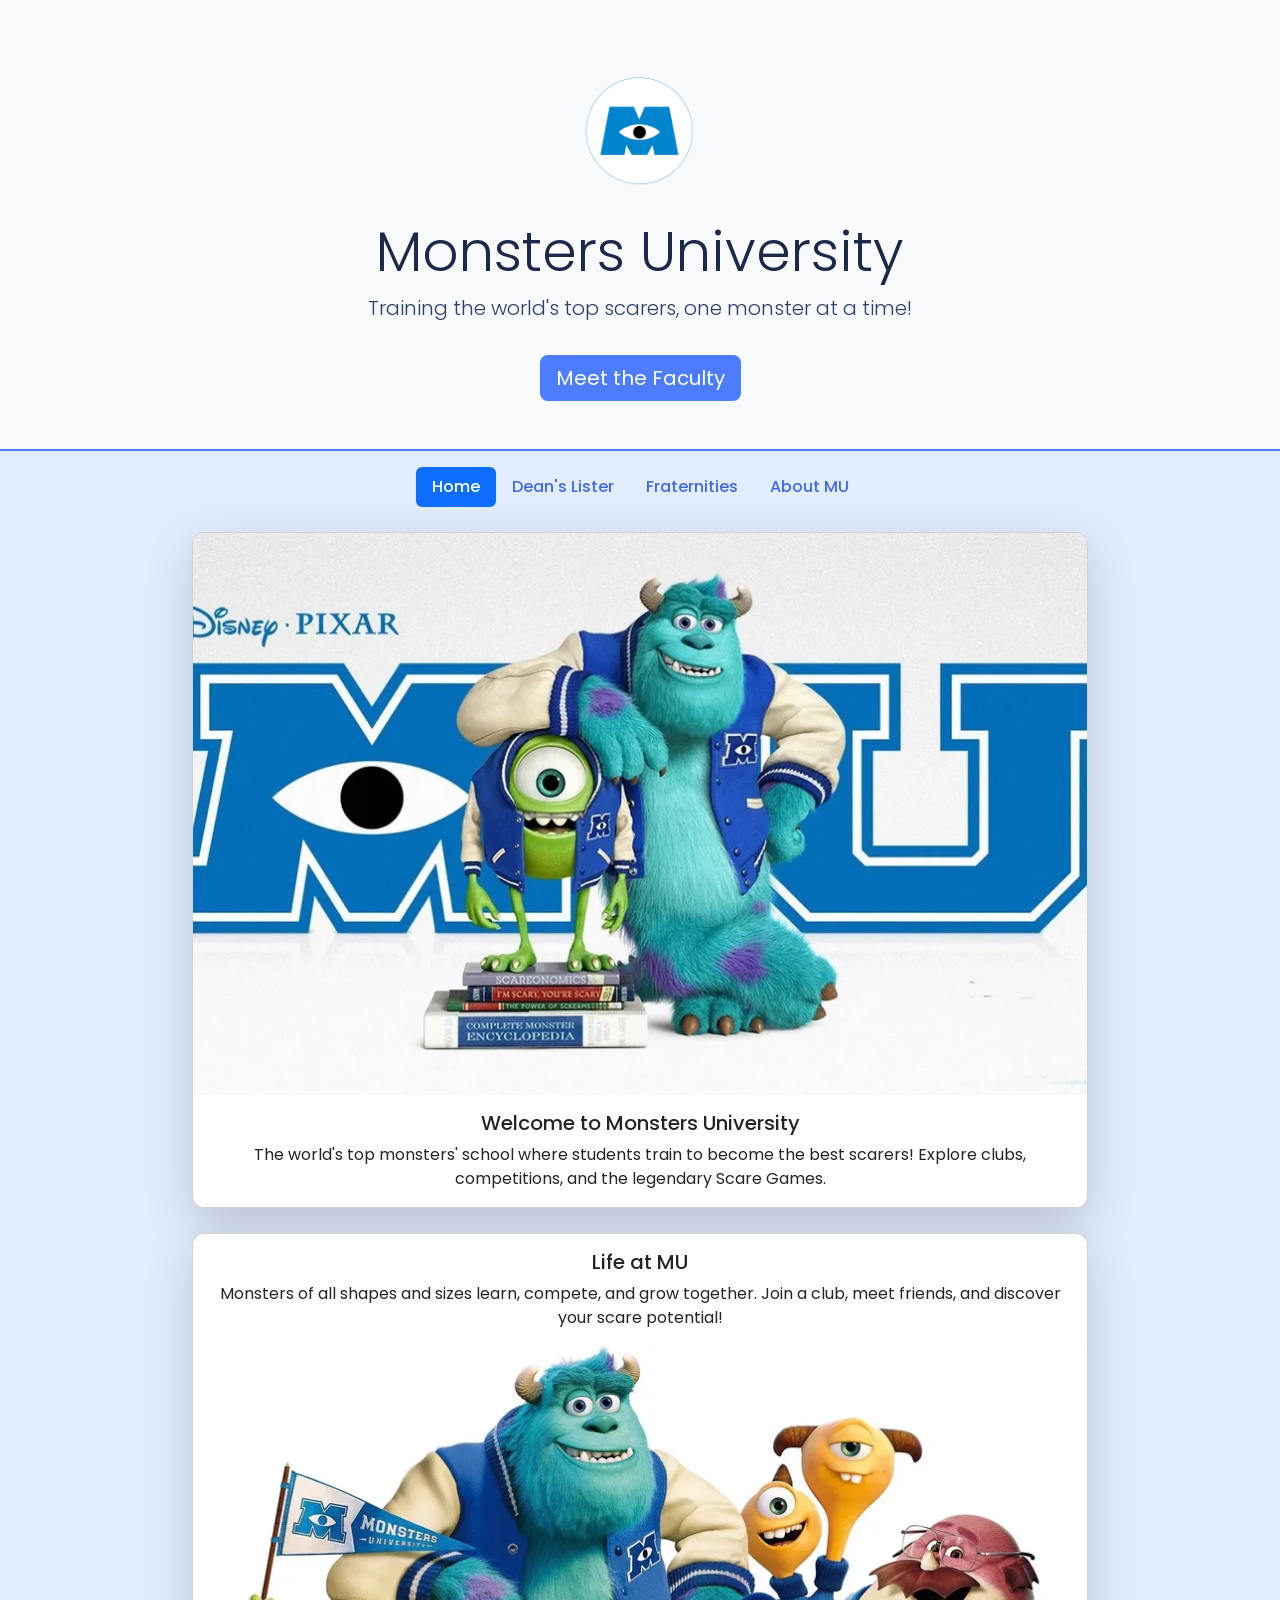
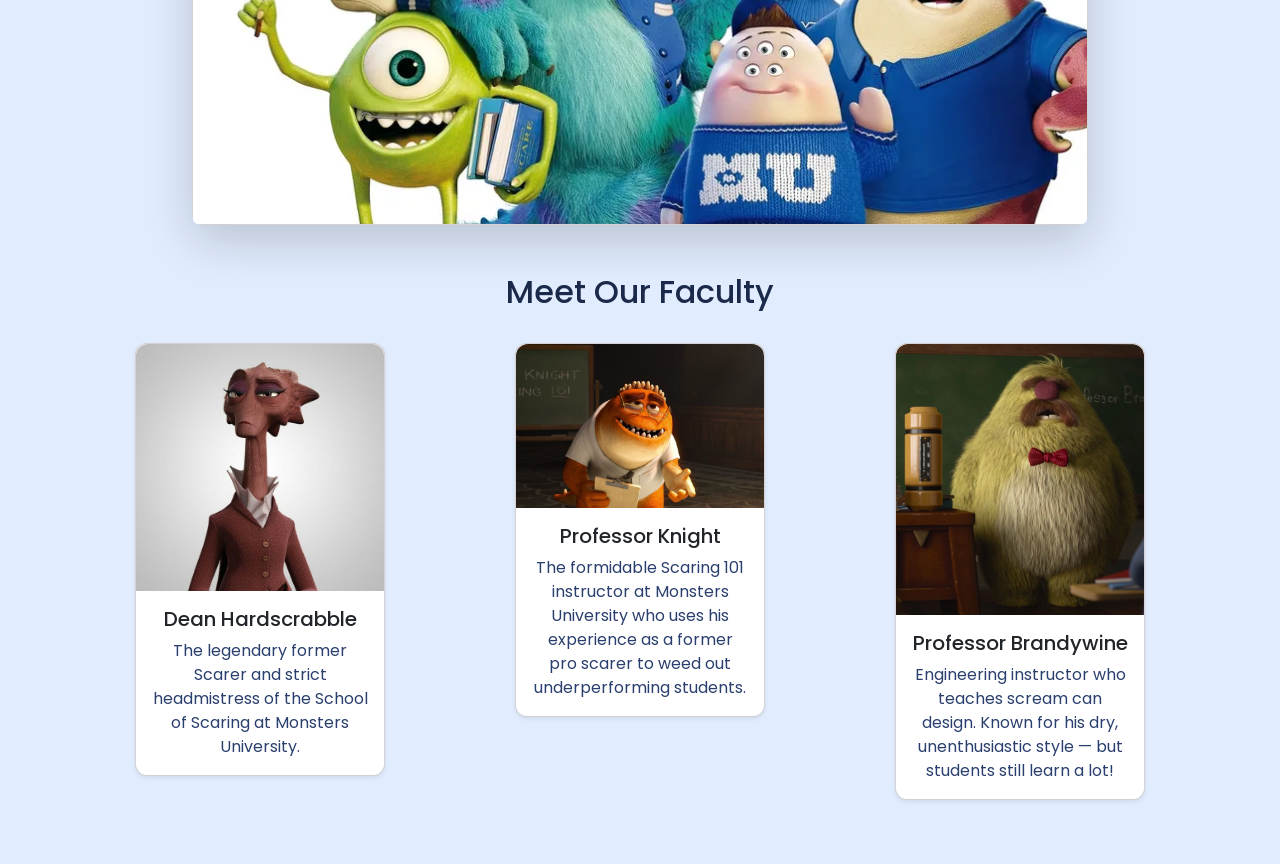
<file: index.html>
<!doctype html>
<html lang="en">
  <head>
    <meta charset="UTF-8" />
    <meta name="viewport" content="width=device-width, initial-scale=1.0" />
    <title>Monster University Website</title>
    <link
      href="https://fonts.googleapis.com/css2?family=Poppins:wght@400;600&display=swap"
      rel="stylesheet"
    />
    <link
      href="https://cdn.jsdelivr.net/npm/bootstrap@5.3.8/dist/css/bootstrap.min.css"
      rel="stylesheet"
      integrity="sha384-sRIl4kxILFvY47J16cr9ZwB07vP4J8+LH7qKQnuqkuIAvNWLzeN8tE5YBujZqJLB"
      crossorigin="anonymous"
    />
    <link rel="stylesheet" href="mainpage.css" />
  </head>
  <body>
    <header class="position-relative text-center py-5 bg-light">
      <div class="container">
        <img
          src="UnivLogo.png"
          alt="Monsters University Logo"
          class="header-logo"
        />

        <h1 class="display-4">Monsters University</h1>
        <p class="lead">
          Training the world's top scarers, one monster at a time!
        </p>
        <a href="#faculty" class="btn btn-primary btn-lg mt-3"
          >Meet the Faculty</a
        >
      </div>
    </header>

    <nav class="nav nav-pills justify-content-center my-3">
      <a class="nav-link active" aria-current="page" href="index.html">Home</a>
      <a class="nav-link" href="deanslister.html">Dean's Lister</a>
      <a class="nav-link" href="frat.html">Fraternities</a>
      <a class="nav-link" href="about.html">About MU</a>
    </nav>

    <div class="card mb-3 mx-auto shadow-lg">
      <img src="mulogo.jpg" class="card-img-top" alt="MU Logo" />

      <div class="card-body">
        <h5 class="card-title">Welcome to Monsters University</h5>
        <p class="card-text">
          The world's top monsters' school where students train to become the
          best scarers! Explore clubs, competitions, and the legendary Scare
          Games.
        </p>
      </div>
    </div>

    <div class="card mb-5 mx-auto shadow-lg">
      <div class="card-body">
        <h5 class="card-title">Life at MU</h5>
        <p class="card-text">
          Monsters of all shapes and sizes learn, compete, and grow together.
          Join a club, meet friends, and discover your scare potential!
        </p>
      </div>
      <img src="classpic.jpg" class="card-img-bottom" alt="Students in Class" />
    </div>

    <section id="faculty" class="container mb-5">
      <h2 class="text-center mb-4">Meet Our Faculty</h2>
      <div class="row">
        <div class="col-md-4">
          <div class="card faculty-card mb-3 shadow-sm">
            <img src="Dean.jpg" class="card-img-top" alt="Dean Hardscrabble" />
            <div class="card-body">
              <h5 class="card-title">Dean Hardscrabble</h5>
              <p class="card-text">
                The legendary former Scarer and strict headmistress of the
                School of Scaring at Monsters University.
              </p>
            </div>
          </div>
        </div>

        <div class="col-md-4">
          <div class="card faculty-card mb-3 shadow-sm">
            <img
              src="profknight.jpg"
              class="card-img-top"
              alt="Professor Knight"
            />
            <div class="card-body">
              <h5 class="card-title">Professor Knight</h5>
              <p class="card-text">
                The formidable Scaring 101 instructor at Monsters University who
                uses his experience as a former pro scarer to weed out
                underperforming students.
              </p>
            </div>
          </div>
        </div>

        <div class="col-md-4">
          <div class="card faculty-card mb-3 shadow-sm">
            <img
              src="Professor_Brandywine.png"
              class="card-img-top"
              alt="Professor Brandywine"
            />
            <div class="card-body">
              <h5 class="card-title">Professor Brandywine</h5>
              <p class="card-text">
                Engineering instructor who teaches scream can design. Known for
                his dry, unenthusiastic style — but students still learn a lot!
              </p>
            </div>
          </div>
        </div>
      </div>
    </section>
    <script
      src="https://cdn.jsdelivr.net/npm/bootstrap@5.3.8/dist/js/bootstrap.bundle.min.js"
      integrity="sha384-FKyoEForCGlyvwx9Hj09JcYn3nv7wiPVlz7YYwJrWVcXK/BmnVDxM+D2scQbITxI"
      crossorigin="anonymous"
    ></script>
  </body>
</html>
</file>
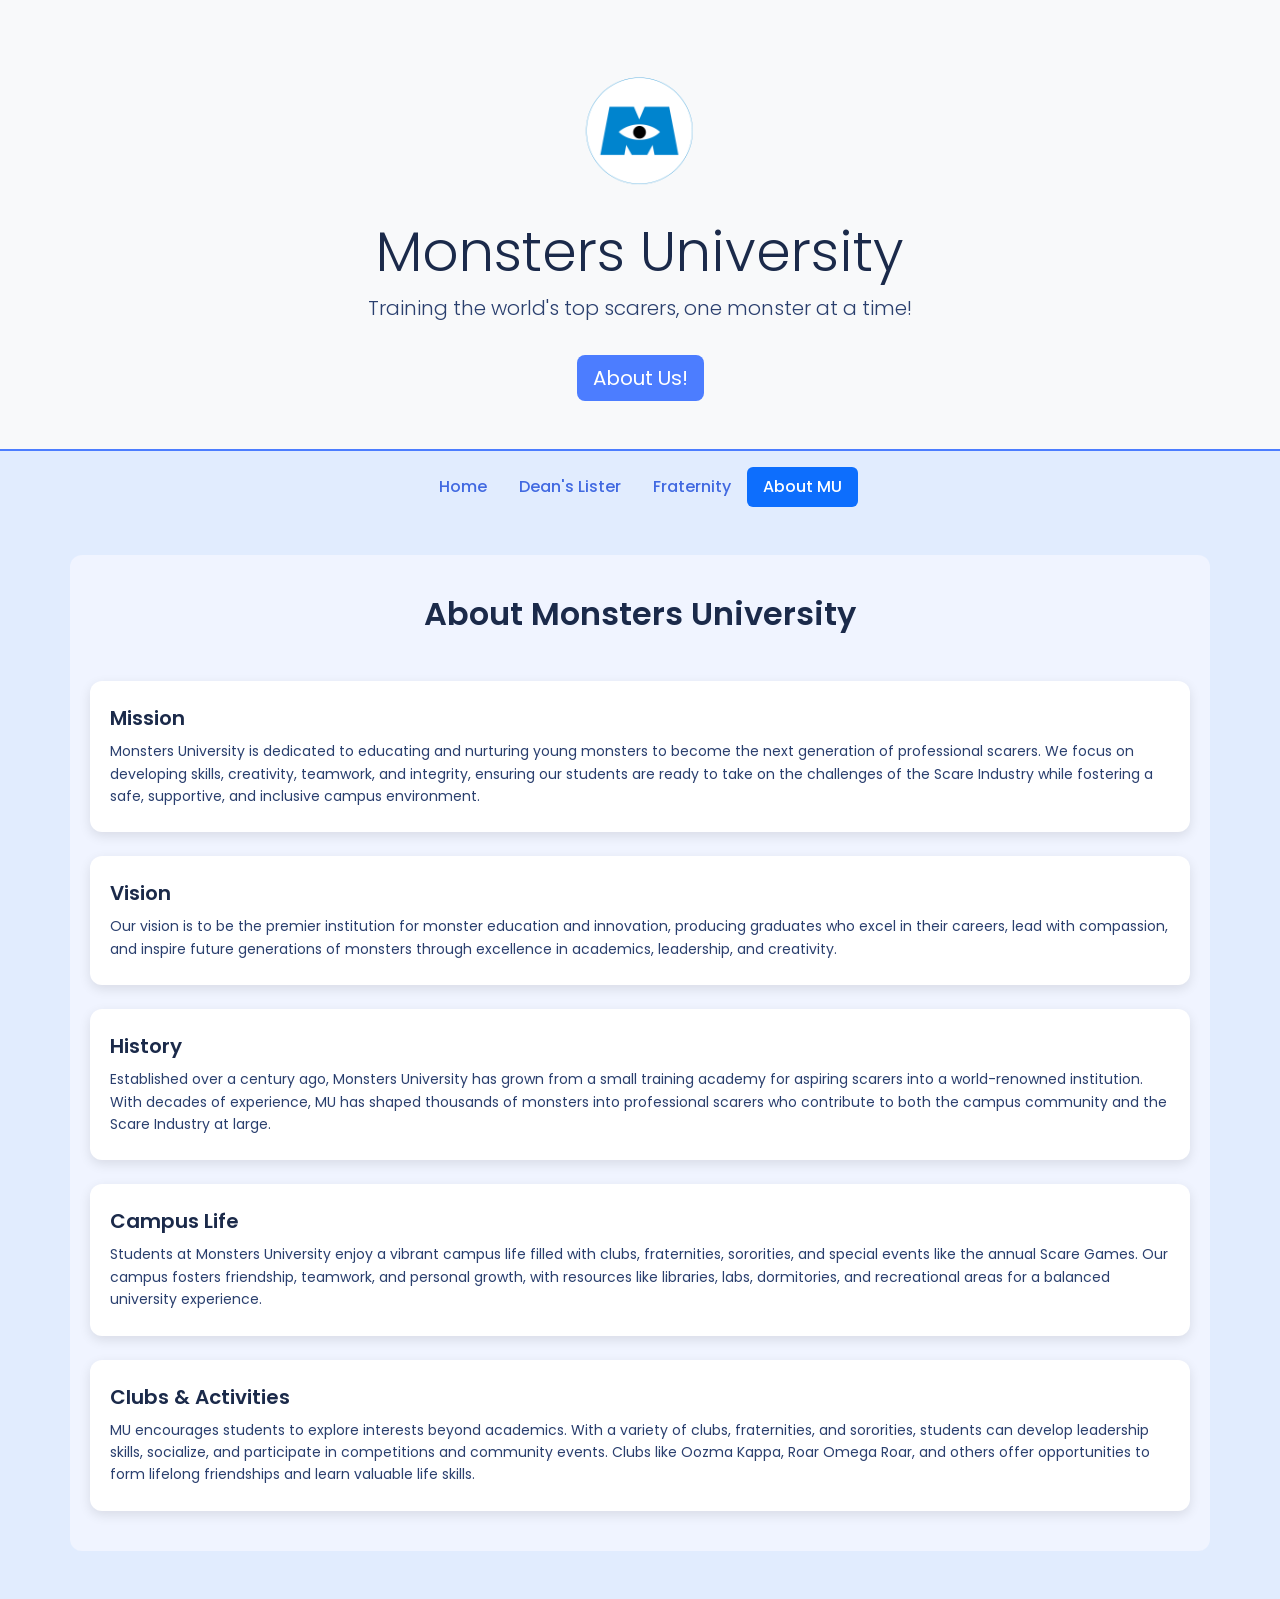
<file: about.html>
<!doctype html>
<html lang="en">
  <head>
    <meta charset="UTF-8" />
    <meta name="viewport" content="width=device-width, initial-scale=1.0" />
    <title>Monster University About Page</title>
    <link
      href="https://fonts.googleapis.com/css2?family=Poppins:wght@400;600&display=swap"
      rel="stylesheet"
    />
    <link
      href="https://cdn.jsdelivr.net/npm/bootstrap@5.3.8/dist/css/bootstrap.min.css"
      rel="stylesheet"
      integrity="sha384-sRIl4kxILFvY47J16cr9ZwB07vP4J8+LH7qKQnuqkuIAvNWLzeN8tE5YBujZqJLB"
      crossorigin="anonymous"
    />
    <link rel="stylesheet" href="about.css" />
  </head>
  <body>
    <header class="position-relative text-center py-5 bg-light">
      <div class="container">
        <img
          src="UnivLogo.png"
          alt="Monsters University Logo"
          class="header-logo"
        />

        <h1 class="display-4">Monsters University</h1>
        <p class="lead">
          Training the world's top scarers, one monster at a time!
        </p>
        <a href="#AboutUs" class="btn btn-primary btn-lg mt-3">About Us!</a>
      </div>
    </header>

    <nav class="nav nav-pills justify-content-center my-3">
      <a class="nav-link" href="index.html">Home</a>
      <a class="nav-link" href="deanslister.html">Dean's Lister</a>
      <a class="nav-link" href="frat.html">Fraternity</a>
      <a class="nav-link active" aria-current="page" href="about.html"
        >About MU</a
      >
    </nav>

    <section id="AboutUs" class="container mb-5"></section>

    <section class="container my-5 about-gallery">
      <h2 class="text-center mb-5">About Monsters University</h2>

      <div class="about-cards d-flex flex-column gap-4">
        <!-- Mission -->
        <div class="about-card">
          <h4 class="about-title">Mission</h4>
          <p class="about-text">
            Monsters University is dedicated to educating and nurturing young
            monsters to become the next generation of professional scarers. We
            focus on developing skills, creativity, teamwork, and integrity,
            ensuring our students are ready to take on the challenges of the
            Scare Industry while fostering a safe, supportive, and inclusive
            campus environment.
          </p>
        </div>

        <!-- Vision -->
        <div class="about-card">
          <h4 class="about-title">Vision</h4>
          <p class="about-text">
            Our vision is to be the premier institution for monster education
            and innovation, producing graduates who excel in their careers, lead
            with compassion, and inspire future generations of monsters through
            excellence in academics, leadership, and creativity.
          </p>
        </div>

        <!-- History / Background -->
        <div class="about-card">
          <h4 class="about-title">History</h4>
          <p class="about-text">
            Established over a century ago, Monsters University has grown from a
            small training academy for aspiring scarers into a world-renowned
            institution. With decades of experience, MU has shaped thousands of
            monsters into professional scarers who contribute to both the campus
            community and the Scare Industry at large.
          </p>
        </div>

        <!-- Campus Life -->
        <div class="about-card">
          <h4 class="about-title">Campus Life</h4>
          <p class="about-text">
            Students at Monsters University enjoy a vibrant campus life filled
            with clubs, fraternities, sororities, and special events like the
            annual Scare Games. Our campus fosters friendship, teamwork, and
            personal growth, with resources like libraries, labs, dormitories,
            and recreational areas for a balanced university experience.
          </p>
        </div>

        <!-- Clubs & Activities -->
        <div class="about-card">
          <h4 class="about-title">Clubs & Activities</h4>
          <p class="about-text">
            MU encourages students to explore interests beyond academics. With a
            variety of clubs, fraternities, and sororities, students can develop
            leadership skills, socialize, and participate in competitions and
            community events. Clubs like Oozma Kappa, Roar Omega Roar, and
            others offer opportunities to form lifelong friendships and learn
            valuable life skills.
          </p>
        </div>
      </div>
    </section>
  </body>
</html>
</file>
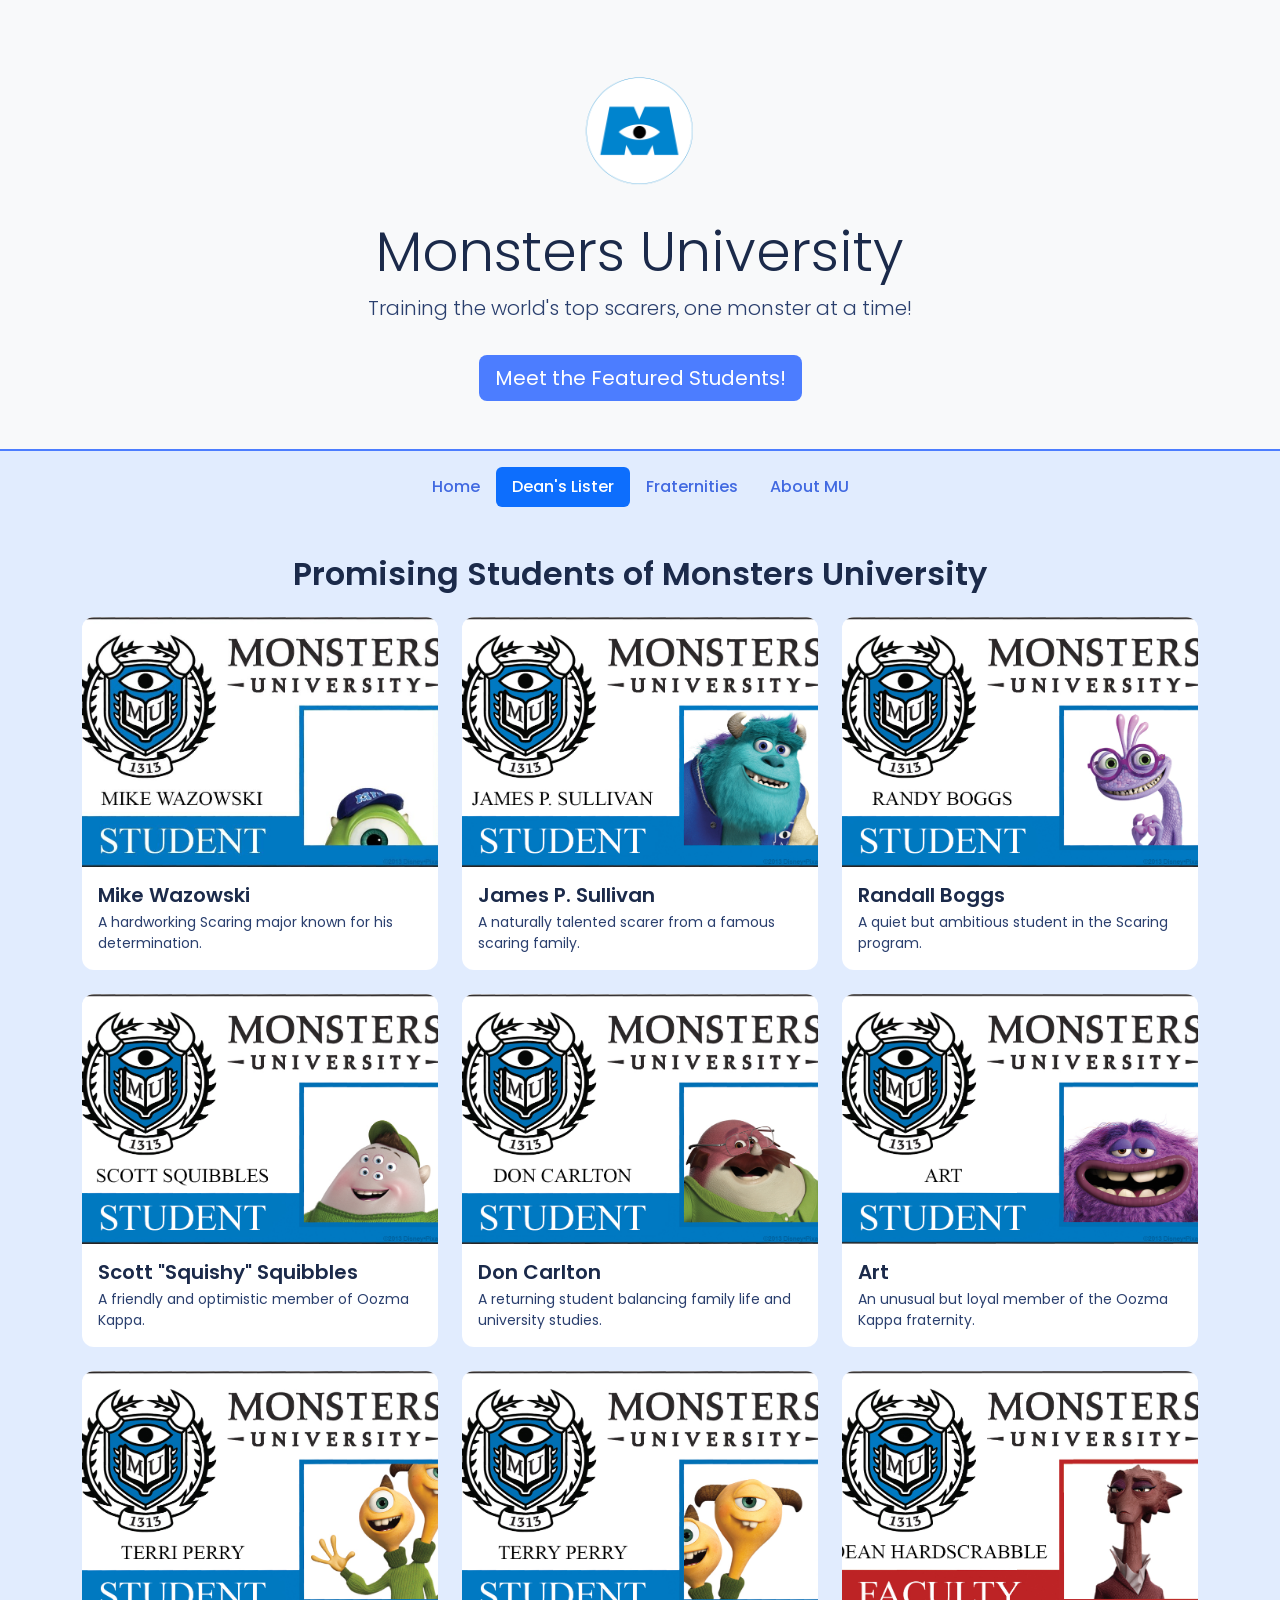
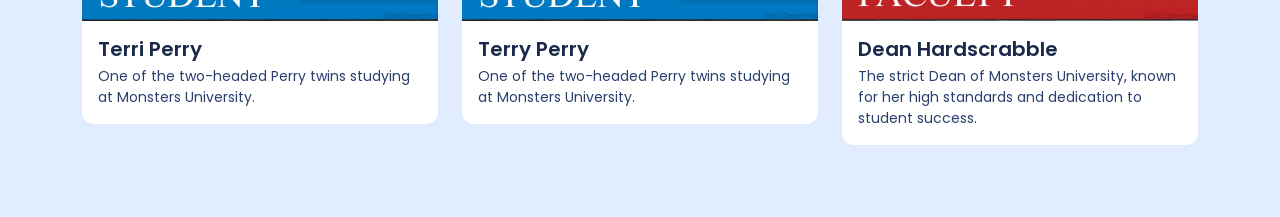
<file: deanslister.html>
<!doctype html>
<html lang="en">
  <head>
    <meta charset="UTF-8" />
    <meta name="viewport" content="width=device-width, initial-scale=1.0" />
    <title>Monster University - Dean's Lister</title>
    <link
      href="https://fonts.googleapis.com/css2?family=Poppins:wght@400;600&display=swap"
      rel="stylesheet"
    />
    <link
      href="https://cdn.jsdelivr.net/npm/bootstrap@5.3.8/dist/css/bootstrap.min.css"
      rel="stylesheet"
      integrity="sha384-sRIl4kxILFvY47J16cr9ZwB07vP4J8+LH7qKQnuqkuIAvNWLzeN8tE5YBujZqJLB"
      crossorigin="anonymous"
    />
    <link rel="stylesheet" href="deans.css" />
  </head>
  <body>
    <header class="position-relative text-center py-5 bg-light">
      <div class="container">
        <img
          src="UnivLogo.png"
          alt="Monsters University Logo"
          class="header-logo"
        />

        <h1 class="display-4">Monsters University</h1>
        <p class="lead">
          Training the world's top scarers, one monster at a time!
        </p>
        <a href="#featured-students" class="btn btn-primary btn-lg mt-3"
          >Meet the Featured Students!</a
        >
      </div>
    </header>

    <nav class="nav nav-pills justify-content-center my-3">
      <a class="nav-link" href="index.html">Home</a>
      <a class="nav-link active" aria-current="page" href="#deanslister"
        >Dean's Lister</a
      >
      <a class="nav-link" href="frat.html">Fraternities</a>
      <a class="nav-link" href="about.html">About MU</a>
    </nav>

    <section id="featured-students" class="container mb-5"></section>

    <section class="container my-5 deans-gallery">
      <h2 class="text-center mb-4">
        Promising Students of Monsters University
      </h2>

      <div class="row">
        <div class="col-md-4 mb-4">
          <div class="card student-card">
            <img src="mike.jpg" class="card-img-top" alt="Mike Wazowski" />
            <div class="card-body">
              <h5 class="card-title">Mike Wazowski</h5>
              <p class="card-text">
                A hardworking Scaring major known for his determination.
              </p>
            </div>
          </div>
        </div>

        <div class="col-md-4 mb-4">
          <div class="card student-card">
            <img
              src="sullivan.jpg"
              class="card-img-top"
              alt="James P Sullivan"
            />
            <div class="card-body">
              <h5 class="card-title">James P. Sullivan</h5>
              <p class="card-text">
                A naturally talented scarer from a famous scaring family.
              </p>
            </div>
          </div>
        </div>

        <div class="col-md-4 mb-4">
          <div class="card student-card">
            <img src="randy.jpg" class="card-img-top" alt="Randall Boggs" />
            <div class="card-body">
              <h5 class="card-title">Randall Boggs</h5>
              <p class="card-text">
                A quiet but ambitious student in the Scaring program.
              </p>
            </div>
          </div>
        </div>

        <div class="col-md-4 mb-4">
          <div class="card student-card">
            <img src="scott.jpg" class="card-img-top" alt="Scott Squibbles" />
            <div class="card-body">
              <h5 class="card-title">Scott "Squishy" Squibbles</h5>
              <p class="card-text">
                A friendly and optimistic member of Oozma Kappa.
              </p>
            </div>
          </div>
        </div>

        <div class="col-md-4 mb-4">
          <div class="card student-card">
            <img src="don.jpg" class="card-img-top" alt="Don Carlton" />
            <div class="card-body">
              <h5 class="card-title">Don Carlton</h5>
              <p class="card-text">
                A returning student balancing family life and university
                studies.
              </p>
            </div>
          </div>
        </div>

        <div class="col-md-4 mb-4">
          <div class="card student-card">
            <img src="art.jpg" class="card-img-top" alt="Art" />
            <div class="card-body">
              <h5 class="card-title">Art</h5>
              <p class="card-text">
                An unusual but loyal member of the Oozma Kappa fraternity.
              </p>
            </div>
          </div>
        </div>

        <div class="col-md-4 mb-4">
          <div class="card student-card">
            <img src="terri.jpg" class="card-img-top" alt="Terri Perry" />
            <div class="card-body">
              <h5 class="card-title">Terri Perry</h5>
              <p class="card-text">
                One of the two-headed Perry twins studying at Monsters
                University.
              </p>
            </div>
          </div>
        </div>

        <div class="col-md-4 mb-4">
          <div class="card student-card">
            <img src="terry.jpg" class="card-img-top" alt="Terry Perry" />
            <div class="card-body">
              <h5 class="card-title">Terry Perry</h5>
              <p class="card-text">
                One of the two-headed Perry twins studying at Monsters
                University.
              </p>
            </div>
          </div>
        </div>

        <div class="col-md-4 mb-4">
          <div class="card student-card">
            <img
              src="hardscrabble.jpg"
              class="card-img-top"
              alt="Dean Hardscrabble"
            />
            <div class="card-body">
              <h5 class="card-title">Dean Hardscrabble</h5>
              <p class="card-text">
                The strict Dean of Monsters University, known for her high
                standards and dedication to student success.
              </p>
            </div>
          </div>
        </div>
      </div>
    </section>

    <script
      src="https://cdn.jsdelivr.net/npm/bootstrap@5.3.8/dist/js/bootstrap.bundle.min.js"
      integrity="sha384-FKyoEForCGlyvwx9Hj09JcYn3nv7wiPVlz7YYwJrWVcXK/BmnVDxM+D2scQbITxI"
      crossorigin="anonymous"
    ></script>
  </body>
</html>
</file>
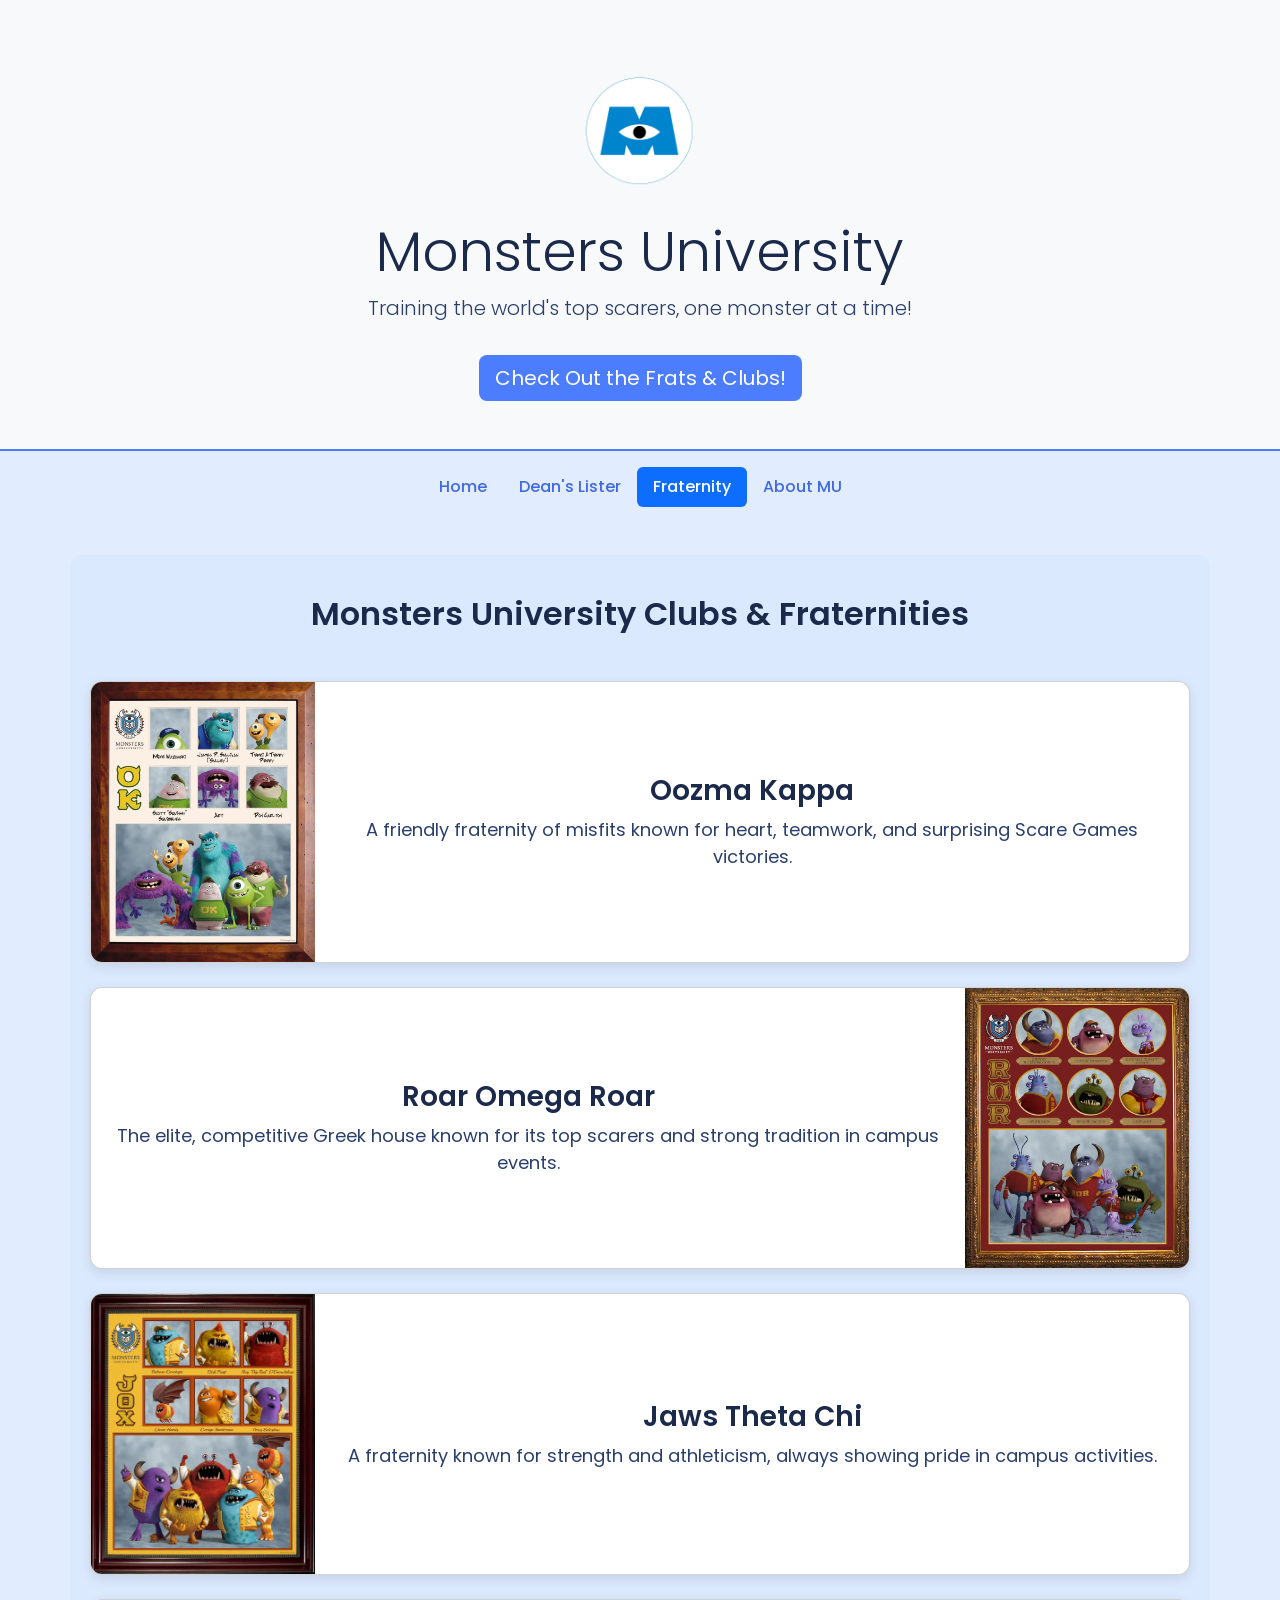
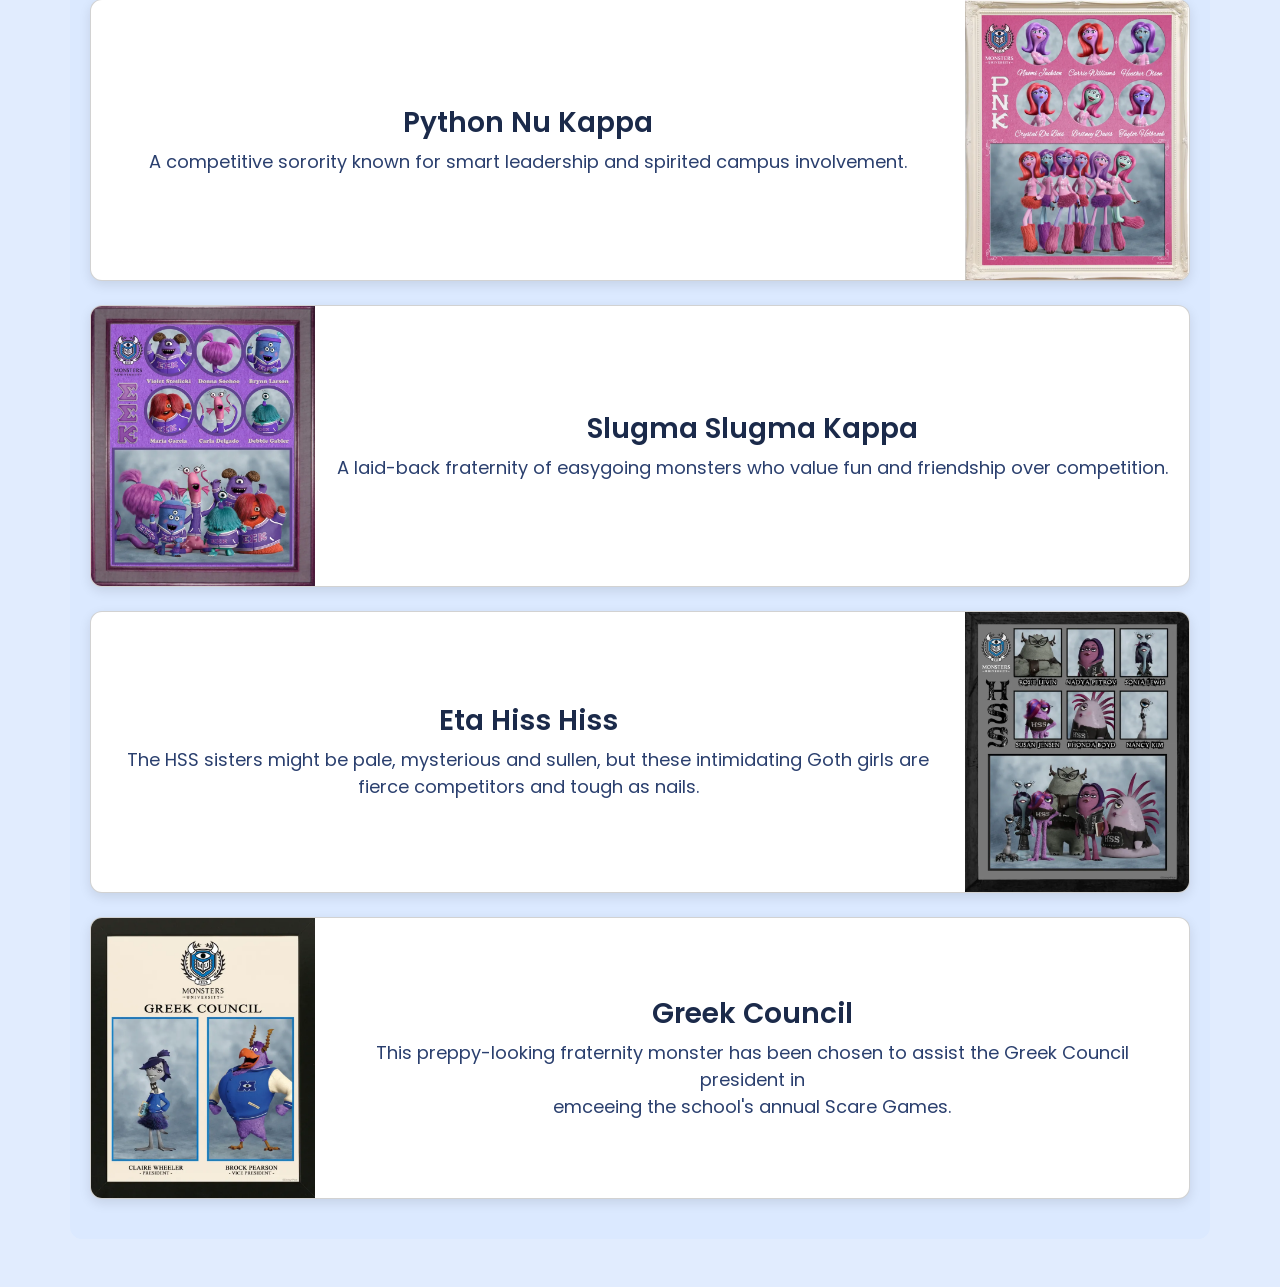
<file: frat.html>
<!doctype html>
<html lang="en">
  <head>
    <meta charset="UTF-8" />
    <meta name="viewport" content="width=device-width, initial-scale=1.0" />
    <title>Monster University Fraternities</title>
    <link
      href="https://fonts.googleapis.com/css2?family=Poppins:wght@400;600&display=swap"
      rel="stylesheet"
    />
    <link
      href="https://cdn.jsdelivr.net/npm/bootstrap@5.3.8/dist/css/bootstrap.min.css"
      rel="stylesheet"
      integrity="sha384-sRIl4kxILFvY47J16cr9ZwB07vP4J8+LH7qKQnuqkuIAvNWLzeN8tE5YBujZqJLB"
      crossorigin="anonymous"
    />
    <link rel="stylesheet" href="frat.css" />
  </head>
  <body>
    <header class="position-relative text-center py-5 bg-light">
      <div class="container">
        <img
          src="UnivLogo.png"
          alt="Monsters University Logo"
          class="header-logo"
        />

        <h1 class="display-4">Monsters University</h1>
        <p class="lead">
          Training the world's top scarers, one monster at a time!
        </p>
        <a href="#clubs" class="btn btn-primary btn-lg mt-3"
          >Check Out the Frats & Clubs!</a
        >
      </div>
    </header>

    <nav class="nav nav-pills justify-content-center my-3">
      <a class="nav-link" href="index.html">Home</a>
      <a class="nav-link" href="deanslister.html">Dean's Lister</a>
      <a class="nav-link active" aria-current="page" href="frat.html"
        >Fraternity</a
      >
      <a class="nav-link" href="about.html">About MU</a>
    </nav>

    <section id="clubs" class="container mb-5"></section>

    <section class="container my-5 clubs-gallery">
      <h2 class="text-center mb-5">Monsters University Clubs & Fraternities</h2>

      <div class="cards-container d-flex flex-column gap-4">
        <!-- Oozma Kappa -->
        <div class="card flex-md-row">
          <img src="OK.jpg" class="club-card-img" alt="Oozma Kappa" />
          <div class="card-body">
            <h5 class="club-title">Oozma Kappa</h5>
            <p class="club-text">
              A friendly fraternity of misfits known for heart, teamwork, and
              surprising Scare Games victories.
            </p>
          </div>
        </div>

        <!-- Roar Omega Roar -->
        <div class="card flex-md-row-reverse">
          <img src="ROR.jpg" class="club-card-img" alt="Roar Omega Roar" />
          <div class="card-body">
            <h5 class="club-title">Roar Omega Roar</h5>
            <p class="club-text">
              The elite, competitive Greek house known for its top scarers and
              strong tradition in campus events.
            </p>
          </div>
        </div>

        <!-- Jaws Theta Chi -->
        <div class="card flex-md-row">
          <img src="JOX.jpg" class="club-card-img" alt="Jaws Theta Chi" />
          <div class="card-body">
            <h5 class="club-title">Jaws Theta Chi</h5>
            <p class="club-text">
              A fraternity known for strength and athleticism, always showing
              pride in campus activities.
            </p>
          </div>
        </div>

        <!-- Python Nu Kappa -->
        <div class="card flex-md-row-reverse">
          <img src="PNK.jpg" class="club-card-img" alt="Python Nu Kappa" />
          <div class="card-body">
            <h5 class="club-title">Python Nu Kappa</h5>
            <p class="club-text">
              A competitive sorority known for smart leadership and spirited
              campus involvement.
            </p>
          </div>
        </div>

        <!-- Slugma Slugma Kappa -->
        <div class="card flex-md-row">
          <img src="EEK.jpg" class="club-card-img" alt="Slugma Slugma Kappa" />
          <div class="card-body">
            <h5 class="club-title">Slugma Slugma Kappa</h5>
            <p class="club-text">
              A laid-back fraternity of easygoing monsters who value fun and
              friendship over competition.
            </p>
          </div>
        </div>

        <!-- Eta Hiss Hiss -->
        <div class="card flex-md-row-reverse">
          <img src="HSS.jpg" class="club-card-img" alt="Eta Hiss Hiss" />
          <div class="card-body">
            <h5 class="club-title">Eta Hiss Hiss</h5>
            <p class="club-text">
              The HSS sisters might be pale, mysterious and sullen, but these
              intimidating Goth girls are fierce competitors and tough as nails.
            </p>
          </div>
        </div>

        <!-- Greek Council -->
        <div class="card flex-md-row">
          <img src="GC.jpg" class="club-card-img" alt="Greek Council" />
          <div class="card-body">
            <h5 class="club-title">Greek Council</h5>
            <p class="club-text">
              This preppy-looking fraternity monster has been chosen to assist
              the Greek Council president in <br />emceeing the school's annual
              Scare Games.
            </p>
          </div>
        </div>
      </div>
    </section>

    <script
      src="https://cdn.jsdelivr.net/npm/bootstrap@5.3.8/dist/js/bootstrap.bundle.min.js"
      integrity="sha384-FKyoEForCGlyvwx9Hj09JcYn3nv7wiPVlz7YYwJrWVcXK/BmnVDxM+D2scQbITxI"
      crossorigin="anonymous"
    ></script>
  </body>
</html>
</file>
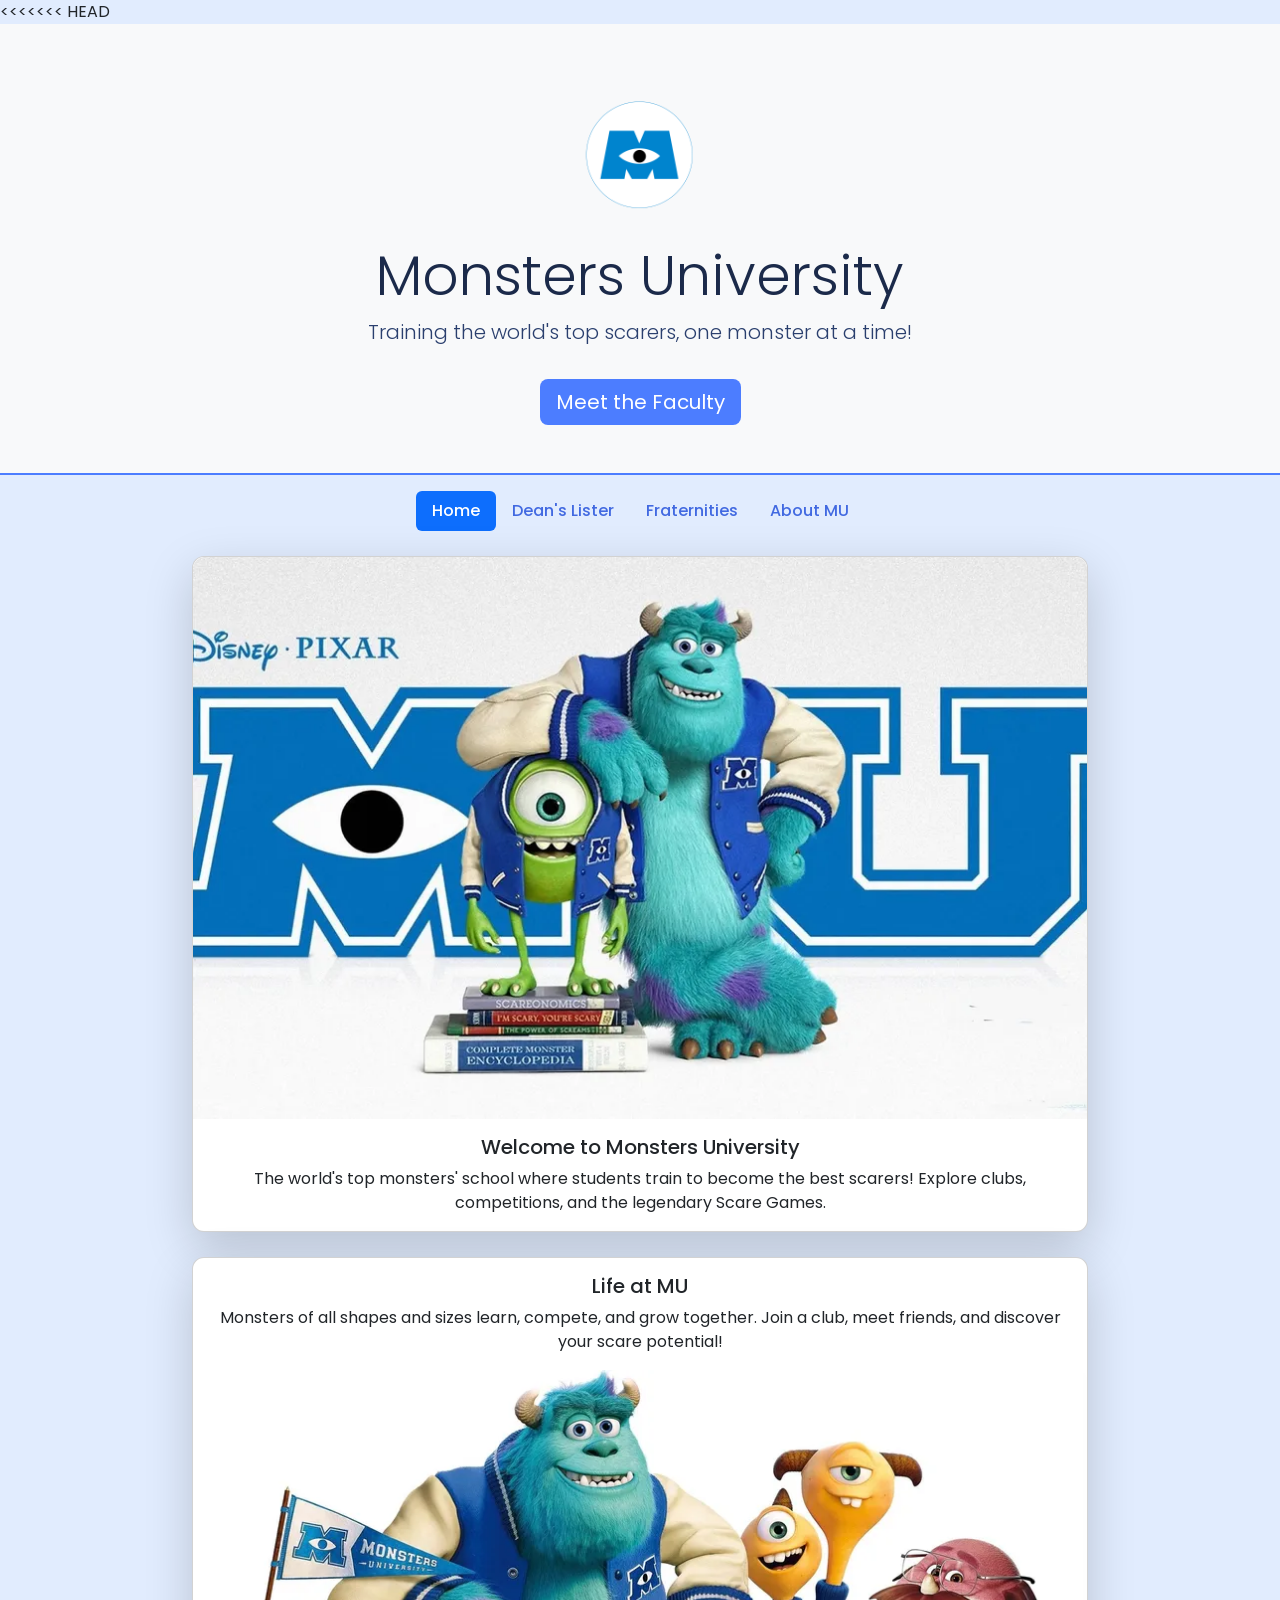
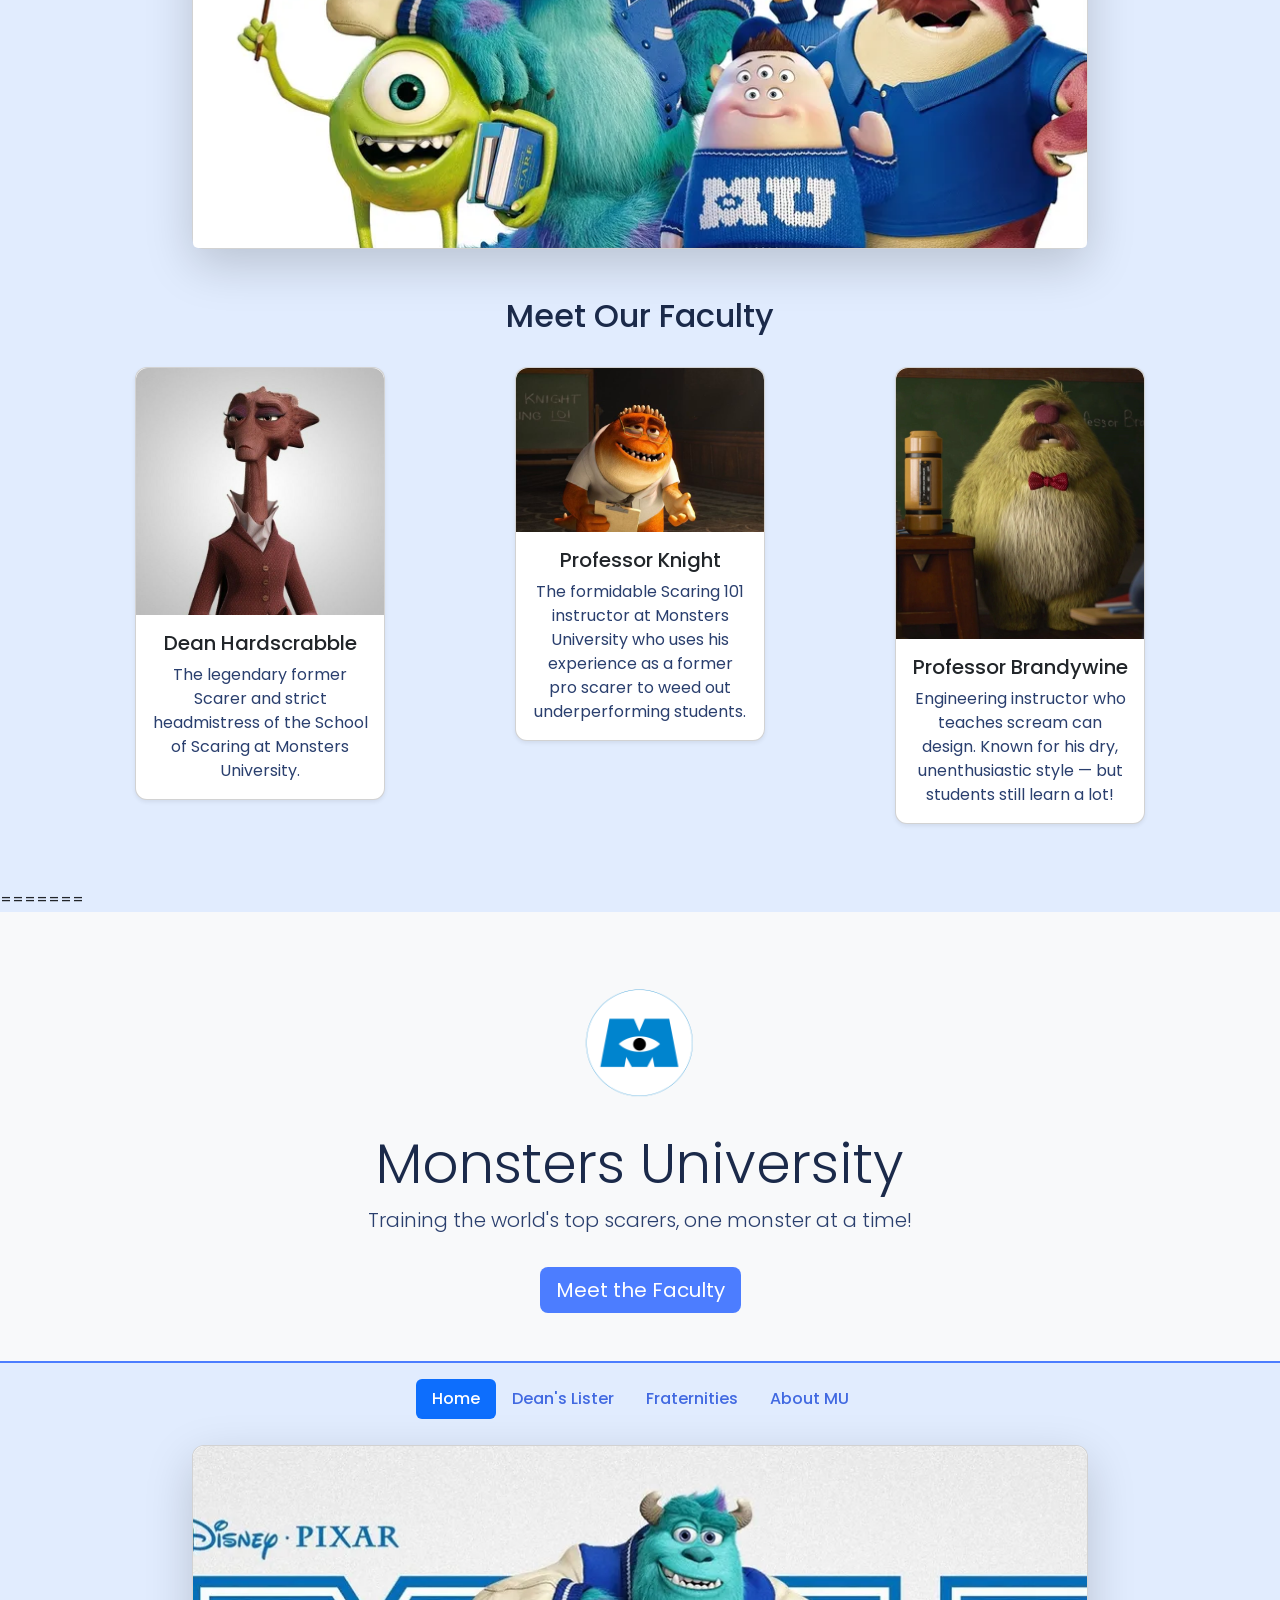
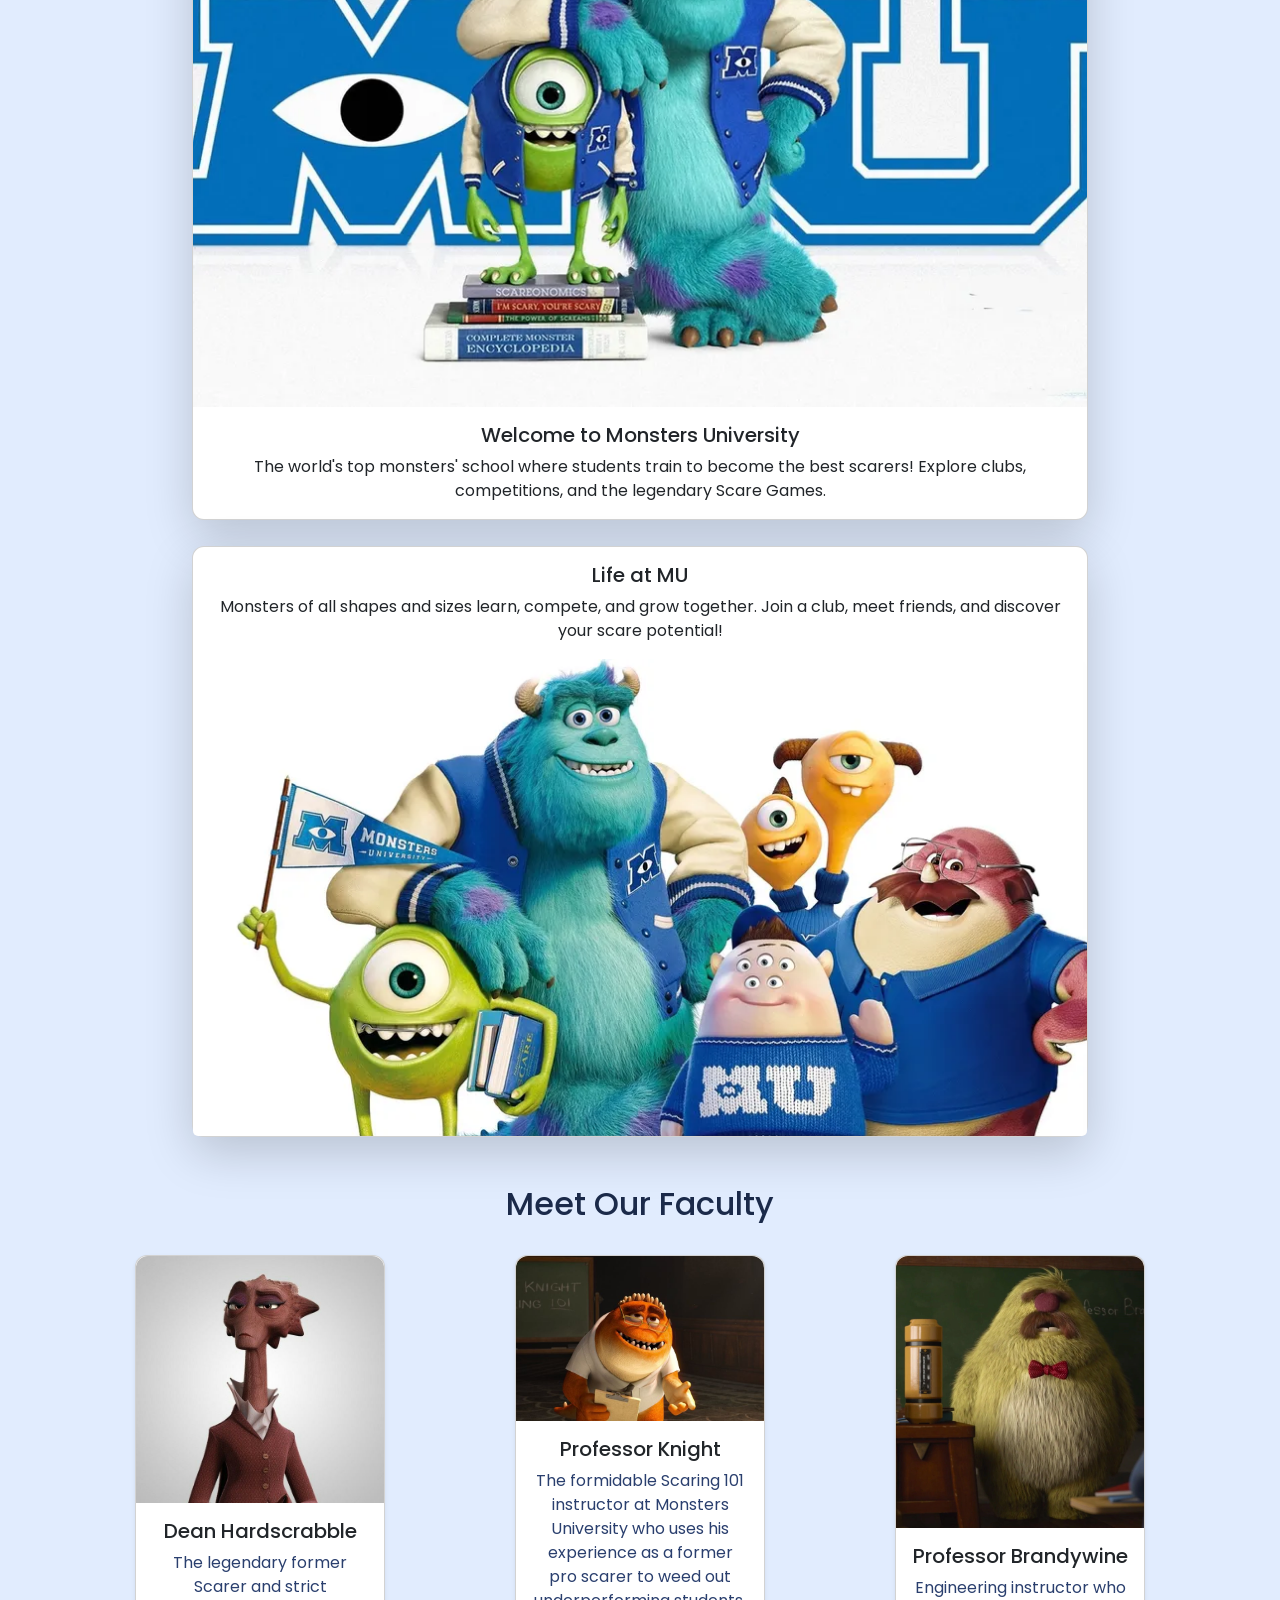
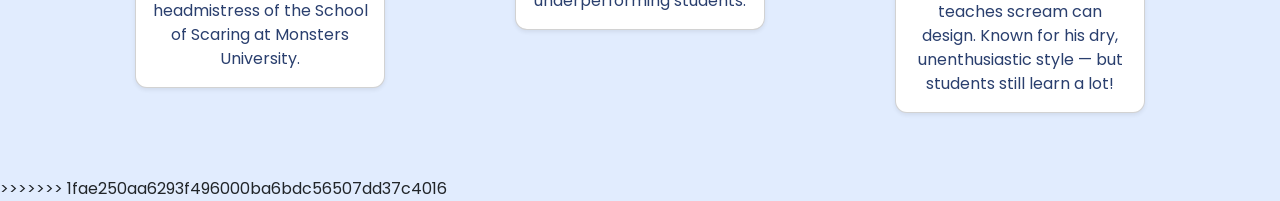
<file: mainpage.html>
<<<<<<< HEAD
<!doctype html>
<html lang="en">
  <head>
    <meta charset="UTF-8" />
    <meta name="viewport" content="width=device-width, initial-scale=1.0" />
    <title>Monster University Website</title>
    <link
      href="https://fonts.googleapis.com/css2?family=Poppins:wght@400;600&display=swap"
      rel="stylesheet"
    />
    <link
      href="https://cdn.jsdelivr.net/npm/bootstrap@5.3.8/dist/css/bootstrap.min.css"
      rel="stylesheet"
      integrity="sha384-sRIl4kxILFvY47J16cr9ZwB07vP4J8+LH7qKQnuqkuIAvNWLzeN8tE5YBujZqJLB"
      crossorigin="anonymous"
    />
    <link rel="stylesheet" href="mainpage.css" />
  </head>
  <body>
    <header class="position-relative text-center py-5 bg-light">
      <div class="container">
        <img
          src="UnivLogo.png"
          alt="Monsters University Logo"
          class="header-logo"
        />

        <h1 class="display-4">Monsters University</h1>
        <p class="lead">
          Training the world's top scarers, one monster at a time!
        </p>
        <a href="#faculty" class="btn btn-primary btn-lg mt-3"
          >Meet the Faculty</a
        >
      </div>
    </header>

    <nav class="nav nav-pills justify-content-center my-3">
      <a class="nav-link active" aria-current="page" href="#">Home</a>
      <a class="nav-link" href="deanslister.html">Dean's Lister</a>
      <a class="nav-link" href="frat.html">Fraternities</a>
      <a class="nav-link" href="about.html">About MU</a>
    </nav>

    <div class="card mb-3 mx-auto shadow-lg">
      <img src="mulogo.jpg" class="card-img-top" alt="MU Logo" />

      <div class="card-body">
        <h5 class="card-title">Welcome to Monsters University</h5>
        <p class="card-text">
          The world's top monsters' school where students train to become the
          best scarers! Explore clubs, competitions, and the legendary Scare
          Games.
        </p>
      </div>
    </div>

    <div class="card mb-5 mx-auto shadow-lg">
      <div class="card-body">
        <h5 class="card-title">Life at MU</h5>
        <p class="card-text">
          Monsters of all shapes and sizes learn, compete, and grow together.
          Join a club, meet friends, and discover your scare potential!
        </p>
      </div>
      <img src="classpic.jpg" class="card-img-bottom" alt="Students in Class" />
    </div>

    <section id="faculty" class="container mb-5">
      <h2 class="text-center mb-4">Meet Our Faculty</h2>
      <div class="row">
        <div class="col-md-4">
          <div class="card faculty-card mb-3 shadow-sm">
            <img src="Dean.jpg" class="card-img-top" alt="Dean Hardscrabble" />
            <div class="card-body">
              <h5 class="card-title">Dean Hardscrabble</h5>
              <p class="card-text">
                The legendary former Scarer and strict headmistress of the
                School of Scaring at Monsters University.
              </p>
            </div>
          </div>
        </div>

        <div class="col-md-4">
          <div class="card faculty-card mb-3 shadow-sm">
            <img
              src="profknight.jpg"
              class="card-img-top"
              alt="Professor Knight"
            />
            <div class="card-body">
              <h5 class="card-title">Professor Knight</h5>
              <p class="card-text">
                The formidable Scaring 101 instructor at Monsters University who
                uses his experience as a former pro scarer to weed out
                underperforming students.
              </p>
            </div>
          </div>
        </div>

        <div class="col-md-4">
          <div class="card faculty-card mb-3 shadow-sm">
            <img
              src="Professor_Brandywine.png"
              class="card-img-top"
              alt="Professor Brandywine"
            />
            <div class="card-body">
              <h5 class="card-title">Professor Brandywine</h5>
              <p class="card-text">
                Engineering instructor who teaches scream can design. Known for
                his dry, unenthusiastic style — but students still learn a lot!
              </p>
            </div>
          </div>
        </div>
      </div>
    </section>
    <script
      src="https://cdn.jsdelivr.net/npm/bootstrap@5.3.8/dist/js/bootstrap.bundle.min.js"
      integrity="sha384-FKyoEForCGlyvwx9Hj09JcYn3nv7wiPVlz7YYwJrWVcXK/BmnVDxM+D2scQbITxI"
      crossorigin="anonymous"
    ></script>
  </body>
</html>
=======
<!doctype html>
<html lang="en">
  <head>
    <meta charset="UTF-8" />
    <meta name="viewport" content="width=device-width, initial-scale=1.0" />
    <title>Monster University Website</title>
    <link
      href="https://fonts.googleapis.com/css2?family=Poppins:wght@400;600&display=swap"
      rel="stylesheet"
    />
    <link
      href="https://cdn.jsdelivr.net/npm/bootstrap@5.3.8/dist/css/bootstrap.min.css"
      rel="stylesheet"
      integrity="sha384-sRIl4kxILFvY47J16cr9ZwB07vP4J8+LH7qKQnuqkuIAvNWLzeN8tE5YBujZqJLB"
      crossorigin="anonymous"
    />
    <link rel="stylesheet" href="mainpage.css" />
  </head>
  <body>
    <header class="position-relative text-center py-5 bg-light">
      <div class="container">
        <img
          src="UnivLogo.png"
          alt="Monsters University Logo"
          class="header-logo"
        />

        <h1 class="display-4">Monsters University</h1>
        <p class="lead">
          Training the world's top scarers, one monster at a time!
        </p>
        <a href="#faculty" class="btn btn-primary btn-lg mt-3"
          >Meet the Faculty</a
        >
      </div>
    </header>

    <nav class="nav nav-pills justify-content-center my-3">
      <a class="nav-link active" aria-current="page" href="#">Home</a>
      <a class="nav-link" href="deanslister.html">Dean's Lister</a>
      <a class="nav-link" href="frat.html">Fraternities</a>
      <a class="nav-link" href="about.html">About MU</a>
    </nav>

    <div class="card mb-3 mx-auto shadow-lg">
      <img src="mulogo.jpg" class="card-img-top" alt="MU Logo" />

      <div class="card-body">
        <h5 class="card-title">Welcome to Monsters University</h5>
        <p class="card-text">
          The world's top monsters' school where students train to become the
          best scarers! Explore clubs, competitions, and the legendary Scare
          Games.
        </p>
      </div>
    </div>

    <div class="card mb-5 mx-auto shadow-lg">
      <div class="card-body">
        <h5 class="card-title">Life at MU</h5>
        <p class="card-text">
          Monsters of all shapes and sizes learn, compete, and grow together.
          Join a club, meet friends, and discover your scare potential!
        </p>
      </div>
      <img src="classpic.jpg" class="card-img-bottom" alt="Students in Class" />
    </div>

    <section id="faculty" class="container mb-5">
      <h2 class="text-center mb-4">Meet Our Faculty</h2>
      <div class="row">
        <div class="col-md-4">
          <div class="card faculty-card mb-3 shadow-sm">
            <img src="Dean.jpg" class="card-img-top" alt="Dean Hardscrabble" />
            <div class="card-body">
              <h5 class="card-title">Dean Hardscrabble</h5>
              <p class="card-text">
                The legendary former Scarer and strict headmistress of the
                School of Scaring at Monsters University.
              </p>
            </div>
          </div>
        </div>

        <div class="col-md-4">
          <div class="card faculty-card mb-3 shadow-sm">
            <img
              src="profknight.jpg"
              class="card-img-top"
              alt="Professor Knight"
            />
            <div class="card-body">
              <h5 class="card-title">Professor Knight</h5>
              <p class="card-text">
                The formidable Scaring 101 instructor at Monsters University who
                uses his experience as a former pro scarer to weed out
                underperforming students.
              </p>
            </div>
          </div>
        </div>

        <div class="col-md-4">
          <div class="card faculty-card mb-3 shadow-sm">
            <img
              src="Professor_Brandywine.png"
              class="card-img-top"
              alt="Professor Brandywine"
            />
            <div class="card-body">
              <h5 class="card-title">Professor Brandywine</h5>
              <p class="card-text">
                Engineering instructor who teaches scream can design. Known for
                his dry, unenthusiastic style — but students still learn a lot!
              </p>
            </div>
          </div>
        </div>
      </div>
    </section>
    <script
      src="https://cdn.jsdelivr.net/npm/bootstrap@5.3.8/dist/js/bootstrap.bundle.min.js"
      integrity="sha384-FKyoEForCGlyvwx9Hj09JcYn3nv7wiPVlz7YYwJrWVcXK/BmnVDxM+D2scQbITxI"
      crossorigin="anonymous"
    ></script>
  </body>
</html>
>>>>>>> 1fae250aa6293f496000ba6bdc56507dd37c4016
</file>
<file: mainpage.css>
* {
  margin: 0;
  padding: 0;
  box-sizing: border-box;
}

body {
  font-family: "Poppins", sans-serif;
  background-color: #e1ecfe;
}

header {
  text-align: center;
  background-color: #cfe4ff;
  padding: 20px;
  border-bottom: 2px solid #4c7dff;
}

.header-logo {
  width: 120px;
  display: block;
  margin: 0 auto;
}

header h1 {
  color: #1b2a4a;
  font-weight: 600;
}

header p {
  color: #2a3f6e;
}

.nav {
  justify-content: center;
}

.nav a {
  color: royalblue;
  font-weight: 500;
}

.nav a.active {
  background-color: #4c7dff;
  color: white;
}

.card {
  margin: 2% auto;
  width: 70%;
  text-align: center;
  border-radius: 12px;
}

.card img {
  border-top-left-radius: 12px;
  border-top-right-radius: 12px;
}

.faculty-card {
  border-radius: 12px;
  transition: transform 0.2s;
}

.faculty-card:hover {
  transform: translateY(-5px);
}

section h2 {
  color: #1b2a4a;
}

section p {
  color: #2a3f6e;
}

.btn-primary {
  background-color: #4c7dff;
  border: none;
}
</file>
<file: about.css>
* {
  margin: 0;
  padding: 0;
  box-sizing: border-box;
}

body {
  font-family: "Poppins", sans-serif;
  background-color: #e1ecfe;
}

header {
  text-align: center;
  background-color: #cfe4ff;
  padding: 20px;
  border-bottom: 2px solid #4c7dff;
}

.header-logo {
  width: 120px;
  display: block;
  margin: 0 auto;
}

header h1 {
  color: #1b2a4a;
  font-weight: 600;
}

header p {
  color: #2a3f6e;
}

.nav {
  justify-content: center;
}

.nav a {
  color: royalblue;
  font-weight: 500;
}

.nav a.active {
  background-color: #4c7dff;
  color: white;
}

.btn-primary {
  background-color: #4c7dff;
  border: none;
}

/* About page background */
.about-gallery {
  background-color: #f0f4ff; /* soft light blue */
  padding: 40px 20px;
  border-radius: 12px;
}

/* Page title */
.about-gallery h2 {
  color: #1b2a4a;
  font-weight: 600;
  margin-bottom: 40px;
}

/* About cards container */
.about-cards {
  display: flex;
  flex-direction: column;
  gap: 2rem;
}

/* Individual card */
.about-card {
  background-color: #ffffff;
  border-radius: 12px;
  padding: 25px 20px;
  box-shadow: 0 4px 12px rgba(0, 0, 0, 0.1);
  transition:
    transform 0.3s,
    box-shadow 0.3s;
}

/* Hover effect for cards */
.about-card:hover {
  transform: translateY(-5px);
  box-shadow: 0 10px 20px rgba(0, 0, 0, 0.15);
}

/* Card title */
.about-title {
  color: #1b2a4a;
  font-weight: 600;
  font-size: 20px;
  margin-bottom: 10px;
}

/* Card text */
.about-text {
  color: #2a3f6e;
  font-size: 14px;
  line-height: 1.6;
  margin: 0;
}
</file>
<file: deans.css>
* {
  margin: 0;
  padding: 0;
  box-sizing: border-box;
}

body {
  font-family: "Poppins", sans-serif;
  background-color: #e1ecfe;
}

header {
  text-align: center;
  background-color: #cfe4ff;
  padding: 20px;
  border-bottom: 2px solid #4c7dff;
}

.header-logo {
  width: 120px;
  display: block;
  margin: 0 auto;
}

header h1 {
  color: #1b2a4a;
  font-weight: 600;
}

header p {
  color: #2a3f6e;
}

.nav {
  justify-content: center;
}

.nav a {
  color: royalblue;
  font-weight: 500;
}

.nav a.active {
  background-color: #4c7dff;
  color: white;
}

.btn-primary {
  background-color: #4c7dff;
  border: none;
}

/* Section title */
.deans-gallery h2 {
  color: #1b2a4a; /* dark blue for contrast */
  font-weight: 600;
}

/* Student Cards */
.student-card {
  border-radius: 12px;
  border: none; /* removes default card border */
  transition:
    transform 0.2s,
    box-shadow 0.2s;
}

/* Hover effect for cards */
.student-card:hover {
  transform: translateY(-6px); /* lifts card on hover */
  box-shadow: 0 8px 20px rgba(0, 0, 0, 0.15); /* soft shadow */
}

/* Images inside cards */
.student-card img {
  height: 250px; /* fixed height for all cards */
  object-fit: cover; /* crops image nicely without stretching */
  border-top-left-radius: 12px;
  border-top-right-radius: 12px;
}

/* Card titles */
.student-card .card-title {
  color: #1b2a4a;
  font-weight: 600;
  margin-bottom: 5px;
}

/* Card descriptions */
.student-card .card-text {
  color: #2a3f6e;
  font-size: 14px;
}
</file>
<file: frat.css>
* {
  margin: 0;
  padding: 0;
  box-sizing: border-box;
}

body {
  font-family: "Poppins", sans-serif;
  background-color: #e1ecfe;
}

header {
  text-align: center;
  background-color: #cfe4ff;
  padding: 20px;
  border-bottom: 2px solid #4c7dff;
}

.header-logo {
  width: 120px;
  display: block;
  margin: 0 auto;
}

header h1 {
  color: #1b2a4a;
  font-weight: 600;
}

header p {
  color: #2a3f6e;
}

.nav {
  justify-content: center;
}

.nav a {
  color: royalblue;
  font-weight: 500;
}

.nav a.active {
  background-color: #4c7dff;
  color: white;
}

.btn-primary {
  background-color: #4c7dff;
  border: none;
}

/* Clubs section background */
.clubs-gallery {
  background-color: #dbe9ff; /* soft blue */
  padding: 40px 20px;
  border-radius: 12px;
}

/* Section title */
.clubs-gallery h2 {
  color: #1b2a4a;
  font-weight: 600;
  margin-bottom: 40px;
}

/* Cards container */
.cards-container {
  display: flex;
  flex-direction: column;
  gap: 2rem;
}

/* Individual card */
.card {
  display: flex;
  flex-direction: column;
  background-color: #fff;
  border-radius: 12px;
  overflow: hidden;
  box-shadow: 0 4px 12px rgba(0, 0, 0, 0.1);
  align-items: stretch; /* card-body stretches to match image height */
  transition:
    transform 0.3s,
    box-shadow 0.3s;
}

/* Hover effect */
.card:hover {
  transform: translateY(-5px);
  box-shadow: 0 10px 20px rgba(0, 0, 0, 0.15);
}

/* Horizontal layout for medium+ screens */
@media (min-width: 768px) {
  .card.flex-md-row {
    flex-direction: row;
  }
  .card.flex-md-row-reverse {
    flex-direction: row-reverse;
  }

  /* Make image fill the card height */
  .card > img {
    height: 100%;
    width: auto;
  }
}

/* Card image */
.club-card-img {
  width: 100%;
  max-height: 280px;
  object-fit: cover;
  transition: transform 0.3s;
}

/* Scale image slightly on hover */
.card:hover .club-card-img {
  transform: scale(1.05);
}

/* Card body */
.card-body {
  padding: 20px;
  display: flex;
  flex-direction: column;
  justify-content: center;
}

/* Club titles */
.club-title {
  color: #1b2a4a;
  font-weight: 600;
  margin-bottom: 8px;
  font-size: 28px;
  text-align: center;
}

/* Club descriptions */
.club-text {
  color: #2a3f6e;
  font-size: 18px;
  margin: 0;
  text-align: center;
}
</file>
